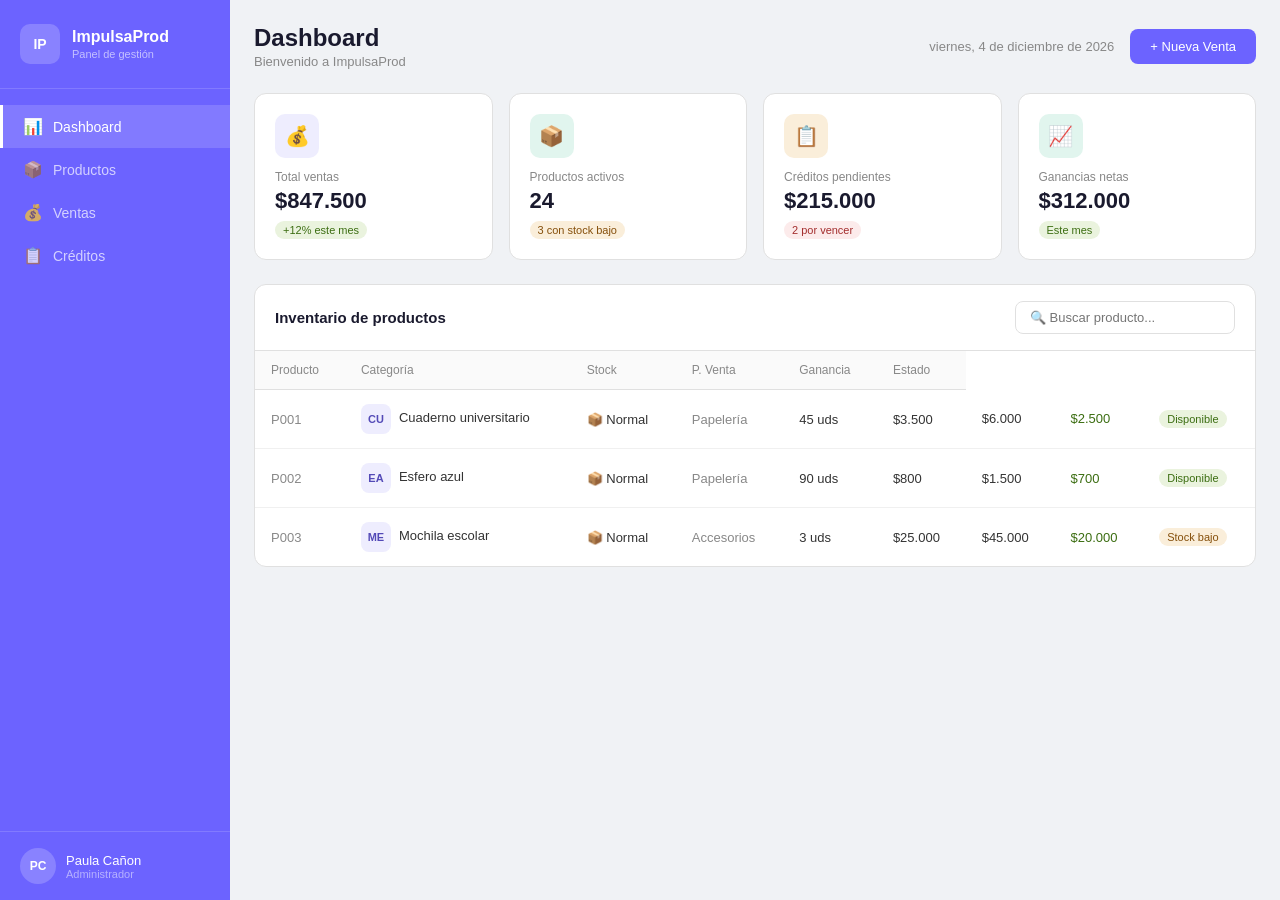
<file: index.html>
<!DOCTYPE html>
<html lang="es">
<head>
    <meta charset="UTF-8">
    <meta name="viewport" content="width=device-width, initial-scale=1.0">
    <title>ImpulsaProd</title>
    <link rel="stylesheet" href="css/estilos.css">
</head>
<body>

    <!-- SIDEBAR -->
    <div class="sidebar">
        <div class="logo">
            <div class="logo-icon">IP</div>
            <div>
                <div class="logo-title">ImpulsaProd</div>
                <div class="logo-sub">Panel de gestión</div>
            </div>
        </div>
        <nav class="nav">
            <a href="index.html" class="nav-item active">
                <span class="nav-icon">📊</span> Dashboard
            </a>
            <a href="productos.html" class="nav-item">
                <span class="nav-icon">📦</span> Productos
            </a>
            <a href="ventas.html" class="nav-item">
                <span class="nav-icon">💰</span> Ventas
            </a>
            <a href="creditos.html" class="nav-item">
                <span class="nav-icon">📋</span> Créditos
            </a>
        </nav>
        <div class="sidebar-footer">
            <div class="avatar">PC</div>
            <div>
                <div class="user-name">Paula Cañon</div>
                <div class="user-role">Administrador</div>
            </div>
        </div>
    </div>

    <!-- CONTENIDO PRINCIPAL -->
    <div class="main">

        <!-- TOPBAR -->
        <div class="topbar">
            <div>
                <h1 class="page-title">Dashboard</h1>
                <p class="page-sub">Bienvenido a ImpulsaProd</p>
            </div>
            <div class="topbar-actions">
                <span class="fecha" id="fecha"></span>
                <button class="btn-primary" onclick="window.location='ventas.html'">
                    + Nueva Venta
                </button>
            </div>
        </div>

        <!-- TARJETAS DE RESUMEN -->
        <div class="cards-grid">
            <div class="card">
                <div class="card-icon" style="background:#eeedfe;">
                    <span style="font-size:20px;">💰</span>
                </div>
                <div class="card-label">Total ventas</div>
                <div class="card-value">$847.500</div>
                <div class="card-badge badge-green">+12% este mes</div>
            </div>
            <div class="card">
                <div class="card-icon" style="background:#e1f5ee;">
                    <span style="font-size:20px;">📦</span>
                </div>
                <div class="card-label">Productos activos</div>
                <div class="card-value">24</div>
                <div class="card-badge badge-amber">3 con stock bajo</div>
            </div>
            <div class="card">
                <div class="card-icon" style="background:#faeeda;">
                    <span style="font-size:20px;">📋</span>
                </div>
                <div class="card-label">Créditos pendientes</div>
                <div class="card-value">$215.000</div>
                <div class="card-badge badge-red">2 por vencer</div>
            </div>
            <div class="card">
                <div class="card-icon" style="background:#e1f5ee;">
                    <span style="font-size:20px;">📈</span>
                </div>
                <div class="card-label">Ganancias netas</div>
                <div class="card-value">$312.000</div>
                <div class="card-badge badge-green">Este mes</div>
            </div>
        </div>

        <!-- TABLA DE INVENTARIO -->
        <div class="table-wrap">
            <div class="table-header">
                <h2 class="table-title">Inventario de productos</h2>
                <input class="search" type="text" placeholder="🔍 Buscar producto..."
                    onkeyup="filtrarTabla(this.value)">
            </div>
            <table id="tablaProductos">
                <thead>
                    <tr>
                        <th>Producto</th>
                        <th>Categoría</th>
                        <th>Stock</th>
                        <th>P. Venta</th>
                        <th>Ganancia</th>
                        <th>Estado</th>
                    </tr>
                </thead>
                <tbody id="cuerpoTabla">
                    <!-- Los datos se cargan desde app.js -->
                </tbody>
            </table>
        </div>

    </div>

    <script src="js/app.js"></script>
</body>
</html>
</file>
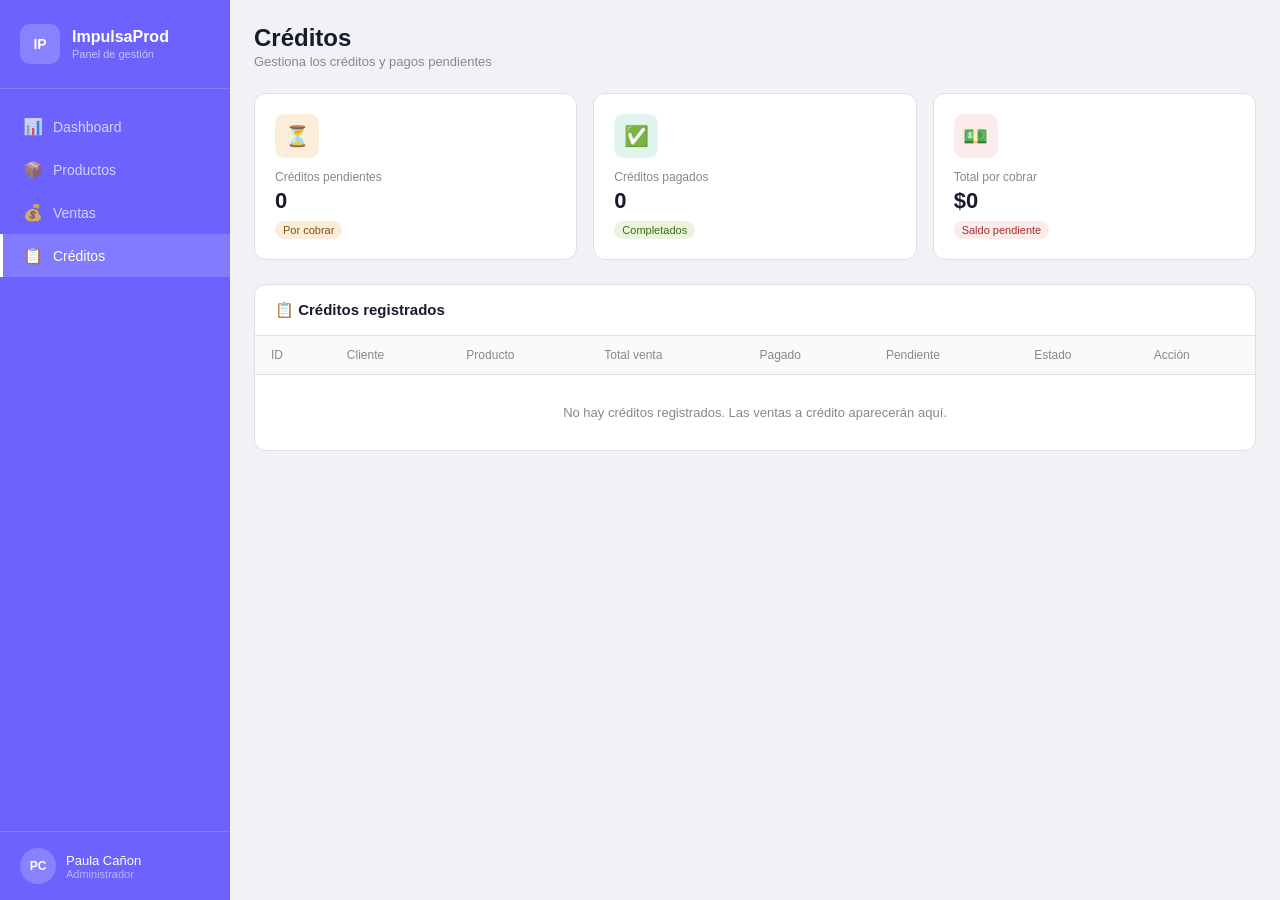
<file: creditos.html>
<!DOCTYPE html>
<html lang="es">
<head>
    <meta charset="UTF-8">
    <meta name="viewport" content="width=device-width, initial-scale=1.0">
    <title>ImpulsaProd — Créditos</title>
    <link rel="stylesheet" href="css/estilos.css">
</head>
<body>

    <div class="sidebar">
        <div class="logo">
            <div class="logo-icon">IP</div>
            <div>
                <div class="logo-title">ImpulsaProd</div>
                <div class="logo-sub">Panel de gestión</div>
            </div>
        </div>
        <nav class="nav">
            <a href="index.html" class="nav-item">
                <span class="nav-icon">📊</span> Dashboard
            </a>
            <a href="productos.html" class="nav-item">
                <span class="nav-icon">📦</span> Productos
            </a>
            <a href="ventas.html" class="nav-item">
                <span class="nav-icon">💰</span> Ventas
            </a>
            <a href="creditos.html" class="nav-item active">
                <span class="nav-icon">📋</span> Créditos
            </a>
        </nav>
        <div class="sidebar-footer">
            <div class="avatar">PC</div>
            <div>
                <div class="user-name">Paula Cañon</div>
                <div class="user-role">Administrador</div>
            </div>
        </div>
    </div>

    <div class="main">

        <div class="topbar">
            <div>
                <h1 class="page-title">Créditos</h1>
                <p class="page-sub">Gestiona los créditos y pagos pendientes</p>
            </div>
        </div>

        <!-- TARJETAS RESUMEN CRÉDITOS -->
        <div class="cards-grid" style="grid-template-columns: repeat(3,1fr);">
            <div class="card">
                <div class="card-icon" style="background:#faeeda;">
                    <span style="font-size:20px;">⏳</span>
                </div>
                <div class="card-label">Créditos pendientes</div>
                <div class="card-value" id="total-pendientes">0</div>
                <div class="card-badge badge-amber">Por cobrar</div>
            </div>
            <div class="card">
                <div class="card-icon" style="background:#e1f5ee;">
                    <span style="font-size:20px;">✅</span>
                </div>
                <div class="card-label">Créditos pagados</div>
                <div class="card-value" id="total-pagados">0</div>
                <div class="card-badge badge-green">Completados</div>
            </div>
            <div class="card">
                <div class="card-icon" style="background:#fcebeb;">
                    <span style="font-size:20px;">💵</span>
                </div>
                <div class="card-label">Total por cobrar</div>
                <div class="card-value" id="monto-pendiente">$0</div>
                <div class="card-badge badge-red">Saldo pendiente</div>
            </div>
        </div>

        <!-- TABLA DE CRÉDITOS -->
        <div class="table-wrap">
            <div class="table-header">
                <h2 class="table-title">📋 Créditos registrados</h2>
            </div>
            <table>
                <thead>
                    <tr>
                        <th>ID</th>
                        <th>Cliente</th>
                        <th>Producto</th>
                        <th>Total venta</th>
                        <th>Pagado</th>
                        <th>Pendiente</th>
                        <th>Estado</th>
                        <th>Acción</th>
                    </tr>
                </thead>
                <tbody id="cuerpo-creditos"></tbody>
            </table>
        </div>

        <!-- FORMULARIO REGISTRAR PAGO -->
        <div class="form-wrap" id="form-pago" style="display:none;">
            <h2 class="form-title">💳 Registrar pago</h2>
            <div id="alerta-pago" class="alert" style="display:none;"></div>
            <div class="form-grid" style="grid-template-columns: repeat(2,1fr);">
                <div class="form-group">
                    <label>Crédito seleccionado</label>
                    <input type="text" id="pago-credito-info" readonly
                        style="background:#f5f5f5;">
                </div>
                <div class="form-group">
                    <label>Monto a pagar ($)</label>
                    <input type="number" id="pago-monto" placeholder="0" min="1">
                </div>
            </div>
            <div style="display:flex; gap:12px;">
                <button class="btn-primary" onclick="procesarPago()">
                    ✅ Confirmar pago
                </button>
                <button class="btn-secondary" onclick="cerrarFormPago()">
                    ✖️ Cancelar
                </button>
            </div>
        </div>

    </div>

    <script src="js/app.js"></script>
    <script>
        let creditoSeleccionado = null;

        function cargarCreditosCompleto() {
            const tbody = document.getElementById("cuerpo-creditos");
            tbody.innerHTML = "";

            if (creditos.length === 0) {
                tbody.innerHTML = `<tr><td colspan="8"
                    style="text-align:center;color:#888;padding:30px;">
                    No hay créditos registrados. Las ventas a crédito
                    aparecerán aquí.</td></tr>`;
                return;
            }

            creditos.forEach((c, index) => {
                const pendiente = c.total - c.pagado;
                const badge = c.estado === "PAGADO"
                    ? '<span class="card-badge badge-green">PAGADO</span>'
                    : '<span class="card-badge badge-amber">PENDIENTE</span>';
                const boton = c.estado !== "PAGADO"
                    ? `<button class="btn-primary"
                        style="padding:6px 12px; font-size:12px;"
                        onclick="abrirFormPago(${index})">
                        💳 Registrar pago
                       </button>`
                    : '<span style="color:#888;font-size:12px;">Completado</span>';

                tbody.innerHTML += `
                    <tr>
                        <td><strong>${c.id}</strong></td>
                        <td>${c.cliente}</td>
                        <td>${c.producto}</td>
                        <td>$${c.total.toLocaleString("es-CO")}</td>
                        <td style="color:#3b6d11;">
                            $${c.pagado.toLocaleString("es-CO")}</td>
                        <td style="color:#a32d2d;">
                            $${pendiente.toLocaleString("es-CO")}</td>
                        <td>${badge}</td>
                        <td>${boton}</td>
                    </tr>`;
            });

            actualizarResumen();
        }

        function actualizarResumen() {
            const pendientes = creditos.filter(c => c.estado !== "PAGADO").length;
            const pagados    = creditos.filter(c => c.estado === "PAGADO").length;
            const monto      = creditos.reduce((sum, c) => sum + (c.total - c.pagado), 0);

            document.getElementById("total-pendientes").textContent = pendientes;
            document.getElementById("total-pagados").textContent = pagados;
            document.getElementById("monto-pendiente").textContent =
                "$" + monto.toLocaleString("es-CO");
        }

        function abrirFormPago(index) {
            creditoSeleccionado = index;
            const c = creditos[index];
            const pendiente = c.total - c.pagado;
            document.getElementById("pago-credito-info").value =
                `${c.id} — ${c.cliente} | Pendiente: $${pendiente.toLocaleString("es-CO")}`;
            document.getElementById("pago-monto").value = "";
            document.getElementById("form-pago").style.display = "block";
            document.getElementById("form-pago").scrollIntoView(
                { behavior: "smooth" });
        }

        function cerrarFormPago() {
            document.getElementById("form-pago").style.display = "none";
            creditoSeleccionado = null;
        }

        function procesarPago() {
            if (creditoSeleccionado === null) return;
            const monto = parseFloat(document.getElementById("pago-monto").value);
            const c = creditos[creditoSeleccionado];
            const pendiente = c.total - c.pagado;

            if (isNaN(monto) || monto <= 0) {
                mostrarAlerta("alerta-pago",
                    "❌ Ingresa un monto válido.", "error");
                return;
            }
            if (monto > pendiente) {
                mostrarAlerta("alerta-pago",
                    `❌ El monto supera el saldo pendiente ($${
                    pendiente.toLocaleString("es-CO")}).`, "error");
                return;
            }

            c.pagado += monto;
            if (c.pagado >= c.total) {
                c.estado = "PAGADO";
                c.pagado = c.total;
            }

            mostrarAlerta("alerta-pago",
                `✅ Pago de $${monto.toLocaleString("es-CO")} registrado.`,
                "success");

            setTimeout(() => {
                cerrarFormPago();
                cargarCreditosCompleto();
            }, 1500);
        }

        document.addEventListener("DOMContentLoaded", () => {
            cargarCreditosCompleto();
        });
    </script>
</body>
</html>
</file>
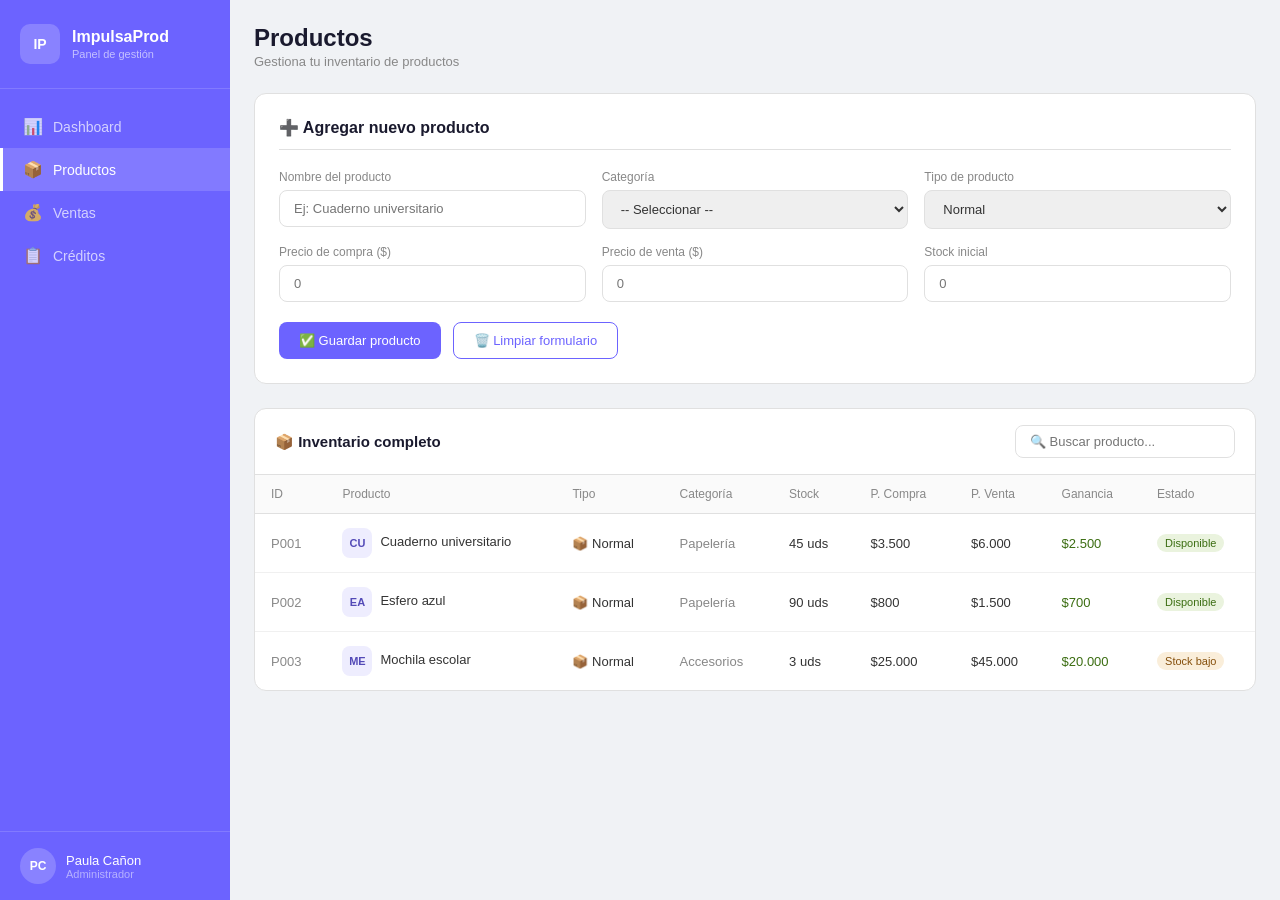
<file: productos.html>
<!DOCTYPE html>
<html lang="es">
<head>
    <meta charset="UTF-8">
    <meta name="viewport" content="width=device-width, initial-scale=1.0">
    <title>ImpulsaProd — Productos</title>
    <link rel="stylesheet" href="css/estilos.css">
</head>
<body>

    <!-- SIDEBAR -->
    <div class="sidebar">
        <div class="logo">
            <div class="logo-icon">IP</div>
            <div>
                <div class="logo-title">ImpulsaProd</div>
                <div class="logo-sub">Panel de gestión</div>
            </div>
        </div>
        <nav class="nav">
            <a href="index.html" class="nav-item">
                <span class="nav-icon">📊</span> Dashboard
            </a>
            <a href="productos.html" class="nav-item active">
                <span class="nav-icon">📦</span> Productos
            </a>
            <a href="ventas.html" class="nav-item">
                <span class="nav-icon">💰</span> Ventas
            </a>
            <a href="creditos.html" class="nav-item">
                <span class="nav-icon">📋</span> Créditos
            </a>
        </nav>
        <div class="sidebar-footer">
            <div class="avatar">PC</div>
            <div>
                <div class="user-name">Paula Cañon</div>
                <div class="user-role">Administrador</div>
            </div>
        </div>
    </div>

    <!-- CONTENIDO PRINCIPAL -->
    <div class="main">

        <!-- TOPBAR -->
        <div class="topbar">
            <div>
                <h1 class="page-title">Productos</h1>
                <p class="page-sub">Gestiona tu inventario de productos</p>
            </div>
        </div>

        <!-- FORMULARIO AGREGAR PRODUCTO -->
        <div class="form-wrap">
            <h2 class="form-title">➕ Agregar nuevo producto</h2>
            <div id="alerta-producto" class="alert" style="display:none;"></div>
            <div class="form-grid">
                <div class="form-group">
                    <label>Nombre del producto</label>
                    <input type="text" id="inp-nombre" placeholder="Ej: Cuaderno universitario">
                </div>
                <div class="form-group">
                    <label>Categoría</label>
                    <select id="inp-categoria">
                        <option value="">-- Seleccionar --</option>
                        <option>Papelería</option>
                        <option>Electrónica</option>
                        <option>Accesorios</option>
                        <option>Alimentos</option>
                        <option>Digital</option>
                        <option>Ropa</option>
                        <option>Otro</option>
                    </select>
                </div>
                <div class="form-group">
                    <label>Tipo de producto</label>
                    <select id="inp-tipo" onchange="mostrarCamposExtra(this.value)">
                        <option value="normal">Normal</option>
                        <option value="perecedero">Perecedero (con vencimiento)</option>
                        <option value="digital">Digital (con URL)</option>
                    </select>
                </div>
                <div class="form-group">
                    <label>Precio de compra ($)</label>
                    <input type="number" id="inp-compra" placeholder="0" min="0">
                </div>
                <div class="form-group">
                    <label>Precio de venta ($)</label>
                    <input type="number" id="inp-venta" placeholder="0" min="0">
                </div>
                <div class="form-group">
                    <label>Stock inicial</label>
                    <input type="number" id="inp-stock" placeholder="0" min="0">
                </div>

                <!-- Campos extra para perecederos -->
                <div class="form-group" id="campo-vencimiento" style="display:none;">
                    <label>Fecha de vencimiento</label>
                    <input type="date" id="inp-vencimiento">
                </div>

                <!-- Campos extra para digitales -->
                <div class="form-group" id="campo-url" style="display:none;">
                    <label>URL de descarga</label>
                    <input type="text" id="inp-url" placeholder="https://...">
                </div>
                <div class="form-group" id="campo-formato" style="display:none;">
                    <label>Formato del archivo</label>
                    <input type="text" id="inp-formato" placeholder="PDF, ZIP, MP3...">
                </div>
            </div>

            <!-- GANANCIA EN TIEMPO REAL -->
            <div id="preview-ganancia" style="display:none; margin-bottom:16px;">
                <div class="alert alert-success">
                    💵 Ganancia por unidad: <strong id="valor-ganancia">$0</strong>
                </div>
            </div>

            <div style="display:flex; gap:12px;">
                <button class="btn-primary" onclick="agregarProducto()">
                    ✅ Guardar producto
                </button>
                <button class="btn-secondary" onclick="limpiarTodo()">
                    🗑️ Limpiar formulario
                </button>
            </div>
        </div>

        <!-- TABLA DE PRODUCTOS -->
        <div class="table-wrap">
            <div class="table-header">
                <h2 class="table-title">📦 Inventario completo</h2>
                <input class="search" type="text" placeholder="🔍 Buscar producto..."
                    onkeyup="filtrarTabla(this.value)">
            </div>
            <table id="tablaProductos">
                <thead>
                    <tr>
                        <th>ID</th>
                        <th>Producto</th>
                        <th>Tipo</th>
                        <th>Categoría</th>
                        <th>Stock</th>
                        <th>P. Compra</th>
                        <th>P. Venta</th>
                        <th>Ganancia</th>
                        <th>Estado</th>
                    </tr>
                </thead>
                <tbody id="cuerpoTabla"></tbody>
            </table>
        </div>

    </div>

    <script src="js/app.js"></script>
    <script>
        // Mostrar ganancia en tiempo real
        ["inp-compra","inp-venta"].forEach(id => {
            document.getElementById(id).addEventListener("input", () => {
                const compra = parseFloat(document.getElementById("inp-compra").value) || 0;
                const venta  = parseFloat(document.getElementById("inp-venta").value) || 0;
                const ganancia = venta - compra;
                const preview = document.getElementById("preview-ganancia");
                const valor   = document.getElementById("valor-ganancia");
                if (compra > 0 && venta > 0) {
                    preview.style.display = "block";
                    valor.textContent = "$" + ganancia.toLocaleString("es-CO");
                    valor.style.color = ganancia >= 0 ? "#3b6d11" : "#a32d2d";
                } else {
                    preview.style.display = "none";
                }
            });
        });

        function mostrarCamposExtra(tipo) {
            document.getElementById("campo-vencimiento").style.display =
                tipo === "perecedero" ? "flex" : "none";
            document.getElementById("campo-url").style.display =
                tipo === "digital" ? "flex" : "none";
            document.getElementById("campo-formato").style.display =
                tipo === "digital" ? "flex" : "none";
        }

        function limpiarTodo() {
            ["inp-nombre","inp-compra","inp-venta","inp-stock",
             "inp-vencimiento","inp-url","inp-formato"].forEach(id => {
                document.getElementById(id).value = "";
            });
            document.getElementById("inp-categoria").selectedIndex = 0;
            document.getElementById("inp-tipo").selectedIndex = 0;
            document.getElementById("preview-ganancia").style.display = "none";
            mostrarCamposExtra("normal");
        }
    </script>
</body>
</html>
</file>
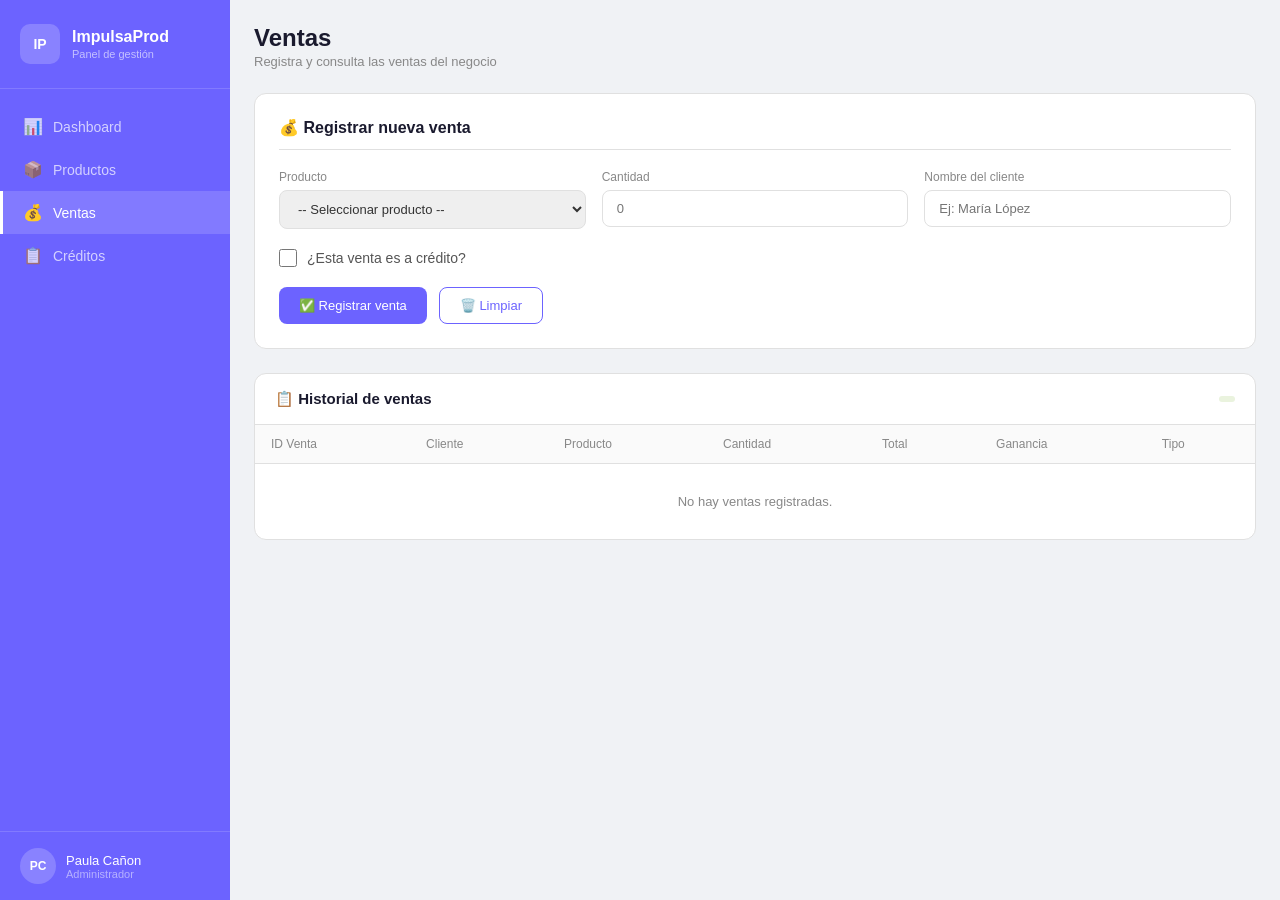
<file: ventas.html>
<!DOCTYPE html>
<html lang="es">
<head>
    <meta charset="UTF-8">
    <meta name="viewport" content="width=device-width, initial-scale=1.0">
    <title>ImpulsaProd — Ventas</title>
    <link rel="stylesheet" href="css/estilos.css">
</head>
<body>

    <div class="sidebar">
        <div class="logo">
            <div class="logo-icon">IP</div>
            <div>
                <div class="logo-title">ImpulsaProd</div>
                <div class="logo-sub">Panel de gestión</div>
            </div>
        </div>
        <nav class="nav">
            <a href="index.html" class="nav-item">
                <span class="nav-icon">📊</span> Dashboard
            </a>
            <a href="productos.html" class="nav-item">
                <span class="nav-icon">📦</span> Productos
            </a>
            <a href="ventas.html" class="nav-item active">
                <span class="nav-icon">💰</span> Ventas
            </a>
            <a href="creditos.html" class="nav-item">
                <span class="nav-icon">📋</span> Créditos
            </a>
        </nav>
        <div class="sidebar-footer">
            <div class="avatar">PC</div>
            <div>
                <div class="user-name">Paula Cañon</div>
                <div class="user-role">Administrador</div>
            </div>
        </div>
    </div>

    <div class="main">

        <div class="topbar">
            <div>
                <h1 class="page-title">Ventas</h1>
                <p class="page-sub">Registra y consulta las ventas del negocio</p>
            </div>
        </div>

        <!-- FORMULARIO NUEVA VENTA -->
        <div class="form-wrap">
            <h2 class="form-title">💰 Registrar nueva venta</h2>
            <div id="alerta-venta" class="alert" style="display:none;"></div>
            <div class="form-grid">
                <div class="form-group">
                    <label>Producto</label>
                    <select id="venta-producto" onchange="mostrarInfoProducto()">
                        <option value="">-- Seleccionar producto --</option>
                    </select>
                </div>
                <div class="form-group">
                    <label>Cantidad</label>
                    <input type="number" id="venta-cantidad" placeholder="0" min="1"
                        onchange="calcularPreviewVenta()">
                </div>
                <div class="form-group">
                    <label>Nombre del cliente</label>
                    <input type="text" id="venta-cliente" placeholder="Ej: María López">
                </div>
            </div>

            <!-- PREVIEW DEL PRODUCTO SELECCIONADO -->
            <div id="info-producto" style="display:none; margin-bottom:16px;">
                <div class="alert alert-success">
                    📦 <strong id="prod-nombre"></strong> |
                    Stock disponible: <strong id="prod-stock"></strong> uds |
                    P. Venta: <strong id="prod-precio"></strong>
                </div>
            </div>

            <!-- PREVIEW DEL TOTAL -->
            <div id="preview-venta" style="display:none; margin-bottom:16px;">
                <div class="alert alert-success">
                    🧾 Total de la venta: <strong id="total-venta">$0</strong> |
                    Ganancia: <strong id="ganancia-venta">$0</strong>
                </div>
            </div>

            <!-- OPCIÓN DE CRÉDITO -->
            <div style="display:flex; align-items:center; gap:10px; margin-bottom:20px;">
                <input type="checkbox" id="venta-credito" style="width:18px; height:18px;">
                <label style="font-size:14px; color:#555;">
                    ¿Esta venta es a crédito?
                </label>
            </div>

            <div style="display:flex; gap:12px;">
                <button class="btn-primary" onclick="registrarVenta()">
                    ✅ Registrar venta
                </button>
                <button class="btn-secondary" onclick="limpiarVenta()">
                    🗑️ Limpiar
                </button>
            </div>
        </div>

        <!-- TABLA DE VENTAS -->
        <div class="table-wrap">
            <div class="table-header">
                <h2 class="table-title">📋 Historial de ventas</h2>
                <span id="total-ventas-badge" class="card-badge badge-green"></span>
            </div>
            <table>
                <thead>
                    <tr>
                        <th>ID Venta</th>
                        <th>Cliente</th>
                        <th>Producto</th>
                        <th>Cantidad</th>
                        <th>Total</th>
                        <th>Ganancia</th>
                        <th>Tipo</th>
                    </tr>
                </thead>
                <tbody id="cuerpo-ventas"></tbody>
            </table>
        </div>

    </div>

    <script src="js/app.js"></script>
    <script>
        function mostrarInfoProducto() {
            const
</file>
<file: css/estilos.css>
/* ── RESET Y BASE ── */
* {
    margin: 0;
    padding: 0;
    box-sizing: border-box;
    font-family: 'Segoe UI', Arial, sans-serif;
}

body {
    display: flex;
    min-height: 100vh;
    background: #f0f2f5;
    color: #333;
}

/* ── SIDEBAR ── */
.sidebar {
    width: 230px;
    background: #6c63ff;
    min-height: 100vh;
    display: flex;
    flex-direction: column;
    position: fixed;
    left: 0;
    top: 0;
    bottom: 0;
}

.logo {
    display: flex;
    align-items: center;
    gap: 12px;
    padding: 24px 20px;
    border-bottom: 1px solid rgba(255,255,255,0.15);
}

.logo-icon {
    width: 40px;
    height: 40px;
    background: rgba(255,255,255,0.2);
    border-radius: 10px;
    display: flex;
    align-items: center;
    justify-content: center;
    font-weight: 700;
    color: white;
    font-size: 14px;
}

.logo-title {
    color: white;
    font-size: 16px;
    font-weight: 600;
}

.logo-sub {
    color: rgba(255,255,255,0.6);
    font-size: 11px;
    margin-top: 2px;
}

/* ── NAVEGACIÓN ── */
.nav {
    flex: 1;
    padding: 16px 0;
}

.nav-item {
    display: flex;
    align-items: center;
    gap: 10px;
    padding: 12px 20px;
    color: rgba(255,255,255,0.7);
    text-decoration: none;
    font-size: 14px;
    transition: all 0.2s;
    border-left: 3px solid transparent;
}

.nav-item:hover {
    background: rgba(255,255,255,0.1);
    color: white;
}

.nav-item.active {
    background: rgba(255,255,255,0.15);
    color: white;
    border-left: 3px solid white;
    font-weight: 500;
}

.nav-icon {
    font-size: 16px;
}

/* ── FOOTER SIDEBAR ── */
.sidebar-footer {
    display: flex;
    align-items: center;
    gap: 10px;
    padding: 16px 20px;
    border-top: 1px solid rgba(255,255,255,0.15);
}

.avatar {
    width: 36px;
    height: 36px;
    border-radius: 50%;
    background: rgba(255,255,255,0.2);
    display: flex;
    align-items: center;
    justify-content: center;
    color: white;
    font-size: 12px;
    font-weight: 600;
}

.user-name {
    color: white;
    font-size: 13px;
    font-weight: 500;
}

.user-role {
    color: rgba(255,255,255,0.5);
    font-size: 11px;
}

/* ── CONTENIDO PRINCIPAL ── */
.main {
    margin-left: 230px;
    flex: 1;
    padding: 24px;
}

/* ── TOPBAR ── */
.topbar {
    display: flex;
    justify-content: space-between;
    align-items: center;
    margin-bottom: 24px;
}

.page-title {
    font-size: 24px;
    font-weight: 600;
    color: #1a1a2e;
}

.page-sub {
    color: #888;
    font-size: 13px;
    margin-top: 2px;
}

.topbar-actions {
    display: flex;
    align-items: center;
    gap: 16px;
}

.fecha {
    color: #888;
    font-size: 13px;
}

.btn-primary {
    background: #6c63ff;
    color: white;
    border: none;
    padding: 10px 20px;
    border-radius: 8px;
    font-size: 13px;
    font-weight: 500;
    cursor: pointer;
    transition: background 0.2s;
}

.btn-primary:hover {
    background: #5a52d5;
}

.btn-secondary {
    background: white;
    color: #6c63ff;
    border: 1px solid #6c63ff;
    padding: 10px 20px;
    border-radius: 8px;
    font-size: 13px;
    font-weight: 500;
    cursor: pointer;
    transition: all 0.2s;
}

.btn-secondary:hover {
    background: #f0eeff;
}

/* ── TARJETAS ── */
.cards-grid {
    display: grid;
    grid-template-columns: repeat(4, 1fr);
    gap: 16px;
    margin-bottom: 24px;
}

.card {
    background: white;
    border-radius: 12px;
    padding: 20px;
    border: 0.5px solid #e0e0e0;
}

.card-icon {
    width: 44px;
    height: 44px;
    border-radius: 10px;
    display: flex;
    align-items: center;
    justify-content: center;
    margin-bottom: 12px;
}

.card-label {
    font-size: 12px;
    color: #888;
    margin-bottom: 4px;
}

.card-value {
    font-size: 22px;
    font-weight: 600;
    color: #1a1a2e;
    margin-bottom: 6px;
}

.card-badge {
    display: inline-block;
    font-size: 11px;
    padding: 3px 8px;
    border-radius: 20px;
}

.badge-green { background: #eaf3de; color: #3b6d11; }
.badge-amber { background: #faeeda; color: #854f0b; }
.badge-red   { background: #fcebeb; color: #a32d2d; }
.badge-blue  { background: #e6f1fb; color: #185fa5; }

/* ── TABLA ── */
.table-wrap {
    background: white;
    border-radius: 12px;
    border: 0.5px solid #e0e0e0;
    overflow: hidden;
    margin-bottom: 24px;
}

.table-header {
    display: flex;
    justify-content: space-between;
    align-items: center;
    padding: 16px 20px;
    border-bottom: 0.5px solid #e0e0e0;
}

.table-title {
    font-size: 15px;
    font-weight: 600;
    color: #1a1a2e;
}

.search {
    border: 1px solid #e0e0e0;
    border-radius: 8px;
    padding: 8px 14px;
    font-size: 13px;
    color: #333;
    width: 220px;
    outline: none;
}

.search:focus {
    border-color: #6c63ff;
}

table {
    width: 100%;
    border-collapse: collapse;
}

th {
    padding: 12px 16px;
    text-align: left;
    font-size: 12px;
    color: #888;
    font-weight: 500;
    background: #fafafa;
    border-bottom: 0.5px solid #e0e0e0;
}

td {
    padding: 14px 16px;
    font-size: 13px;
    color: #333;
    border-bottom: 0.5px solid #f0f0f0;
}

tr:last-child td {
    border-bottom: none;
}

tr:hover td {
    background: #fafafa;
}

.prod-avatar {
    width: 30px;
    height: 30px;
    border-radius: 8px;
    background: #eeedfe;
    color: #534ab7;
    display: inline-flex;
    align-items: center;
    justify-content: center;
    font-size: 11px;
    font-weight: 600;
    margin-right: 8px;
    vertical-align: middle;
}

/* ── FORMULARIOS ── */
.form-wrap {
    background: white;
    border-radius: 12px;
    border: 0.5px solid #e0e0e0;
    padding: 24px;
    margin-bottom: 24px;
}

.form-title {
    font-size: 16px;
    font-weight: 600;
    color: #1a1a2e;
    margin-bottom: 20px;
    padding-bottom: 12px;
    border-bottom: 0.5px solid #e0e0e0;
}

.form-grid {
    display: grid;
    grid-template-columns: repeat(3, 1fr);
    gap: 16px;
    margin-bottom: 20px;
}

.form-group {
    display: flex;
    flex-direction: column;
    gap: 6px;
}

.form-group label {
    font-size: 12px;
    color: #888;
    font-weight: 500;
}

.form-group input,
.form-group select {
    border: 1px solid #e0e0e0;
    border-radius: 8px;
    padding: 10px 14px;
    font-size: 13px;
    color: #333;
    outline: none;
    transition: border-color 0.2s;
}

.form-group input:focus,
.form-group select:focus {
    border-color: #6c63ff;
}

/* ── ALERTAS ── */
.alert {
    padding: 12px 16px;
    border-radius: 8px;
    font-size: 13px;
    margin-bottom: 16px;
}

.alert-success { background: #eaf3de; color: #3b6d11; border-left: 4px solid #639922; }
.alert-error   { background: #fcebeb; color: #a32d2d; border-left: 4px solid #e24b4a; }
.alert-warning { background: #faeeda; color: #854f0b; border-left: 4px solid #ef9f27; }
</file>
